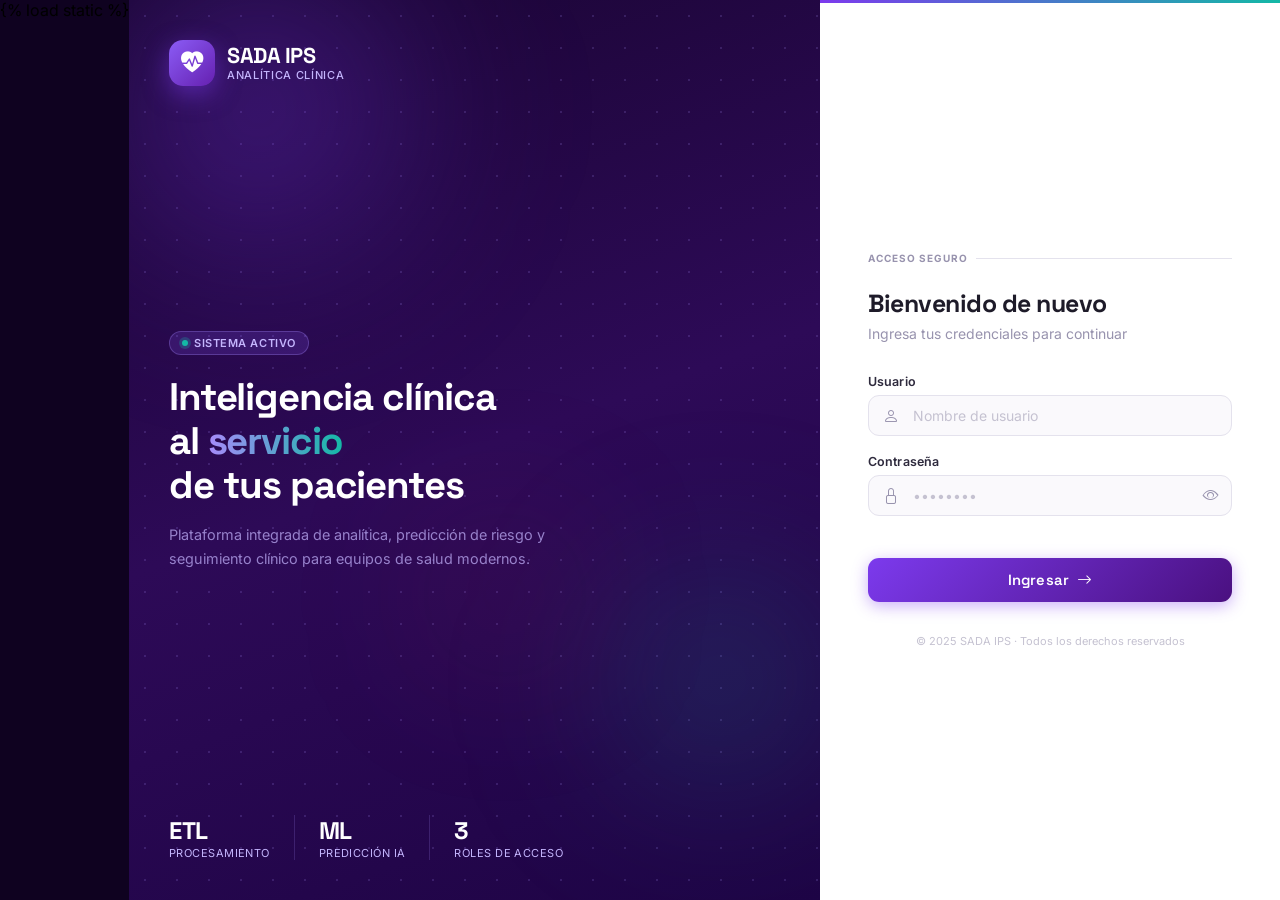
<file: frontend/templates/auth/login.html>
<!DOCTYPE html>
<html lang="es">
<head>
  <meta charset="UTF-8">
  <meta name="viewport" content="width=device-width, initial-scale=1.0">
  <title>Acceso — SADA IPS</title>
  {% load static %}
  <link rel="preconnect" href="https://fonts.googleapis.com">
  <link href="https://fonts.googleapis.com/css2?family=Inter:wght@300;400;500;600;700&family=Space+Grotesk:wght@400;500;600;700&display=swap" rel="stylesheet">
  <link rel="stylesheet" href="https://cdn.jsdelivr.net/npm/bootstrap-icons@1.11.0/font/bootstrap-icons.css">
  <style>
    *, *::before, *::after { box-sizing: border-box; margin: 0; padding: 0; }

    :root {
      --v950: #0f0220; --v900: #1a0533; --v800: #2d0a57; --v700: #4a1080;
      --v600: #6520b0; --v500: #7c3aed; --v400: #8b5cf6; --v300: #a78bfa;
      --v200: #c4b5fd; --v100: #ddd6fe; --v50: #f5f3ff;
      --teal: #14b8a6; --rose: #f43f5e;
    }

    html, body { height: 100%; }

    body {
      font-family: 'Inter', system-ui, sans-serif;
      -webkit-font-smoothing: antialiased;
      background: var(--v950);
      display: flex;
      align-items: stretch;
      min-height: 100vh;
      overflow: hidden;
    }

    /* ── Left panel ── */
    .left-panel {
      flex: 1;
      position: relative;
      display: flex;
      flex-direction: column;
      justify-content: space-between;
      padding: 2.5rem;
      background: linear-gradient(160deg, var(--v900) 0%, var(--v800) 50%, #1e0445 100%);
      overflow: hidden;
    }

    /* Animated orbs */
    .orb {
      position: absolute;
      border-radius: 50%;
      filter: blur(80px);
      pointer-events: none;
      animation: float 8s ease-in-out infinite;
    }
    .orb-1 {
      width: 420px; height: 420px;
      background: radial-gradient(circle, rgba(124,58,237,0.45), transparent 70%);
      top: -100px; left: -80px;
      animation-delay: 0s;
    }
    .orb-2 {
      width: 320px; height: 320px;
      background: radial-gradient(circle, rgba(20,184,166,0.25), transparent 70%);
      bottom: 60px; right: -60px;
      animation-delay: -3s;
    }
    .orb-3 {
      width: 200px; height: 200px;
      background: radial-gradient(circle, rgba(244,63,94,0.18), transparent 70%);
      top: 55%; left: 40%;
      animation-delay: -5s;
    }
    @keyframes float {
      0%, 100% { transform: translateY(0px) scale(1); }
      50%       { transform: translateY(-24px) scale(1.04); }
    }

    /* Grid dots overlay */
    .left-panel::before {
      content: '';
      position: absolute; inset: 0;
      background-image:
        radial-gradient(circle, rgba(167,139,250,0.18) 1px, transparent 1px);
      background-size: 32px 32px;
      pointer-events: none;
    }

    /* Brand mark */
    .brand-mark {
      position: relative; z-index: 1;
      display: flex; align-items: center; gap: 12px;
    }
    .brand-mark .logo-icon {
      width: 46px; height: 46px; border-radius: 14px;
      background: linear-gradient(135deg, var(--v400), var(--v600));
      display: flex; align-items: center; justify-content: center;
      box-shadow: 0 8px 24px rgba(124,58,237,0.5);
    }
    .brand-mark .logo-icon i { font-size: 1.4rem; color: #fff; }
    .brand-mark .name {
      font-family: 'Space Grotesk', sans-serif;
      font-size: 1.35rem; font-weight: 700;
      color: #fff; letter-spacing: -0.02em;
      line-height: 1.1;
    }
    .brand-mark .tagline {
      font-size: 11px; color: var(--v200);
      letter-spacing: 0.06em; text-transform: uppercase; font-weight: 500;
    }

    /* Hero text */
    .hero-block {
      position: relative; z-index: 1;
    }
    .hero-block .eyebrow {
      display: inline-flex; align-items: center; gap: 6px;
      background: rgba(139,92,246,0.18);
      border: 1px solid rgba(167,139,250,0.3);
      border-radius: 999px;
      padding: 4px 12px;
      font-size: 11px; font-weight: 600;
      color: var(--v200); letter-spacing: 0.05em; text-transform: uppercase;
      margin-bottom: 1.25rem;
    }
    .hero-block .eyebrow .pulse {
      width: 6px; height: 6px; border-radius: 50%;
      background: var(--teal);
      box-shadow: 0 0 0 3px rgba(20,184,166,0.25);
      animation: pulse-dot 2s infinite;
    }
    @keyframes pulse-dot {
      0%, 100% { box-shadow: 0 0 0 3px rgba(20,184,166,0.25); }
      50%       { box-shadow: 0 0 0 7px rgba(20,184,166,0.08); }
    }
    .hero-block h1 {
      font-family: 'Space Grotesk', sans-serif;
      font-size: clamp(1.8rem, 3vw, 2.4rem);
      font-weight: 700; color: #fff;
      line-height: 1.15; letter-spacing: -0.03em;
      margin-bottom: 1rem;
    }
    .hero-block h1 .accent {
      background: linear-gradient(90deg, var(--v300), var(--teal));
      -webkit-background-clip: text;
      -webkit-text-fill-color: transparent;
      background-clip: text;
    }
    .hero-block p {
      font-size: 0.9rem; color: rgba(196,181,253,0.7);
      line-height: 1.65; max-width: 380px;
    }

    /* Stats strip */
    .stats-strip {
      position: relative; z-index: 1;
      display: flex; gap: 1.5rem;
    }
    .stat-item .num {
      font-family: 'Space Grotesk', sans-serif;
      font-size: 1.5rem; font-weight: 700;
      color: #fff; letter-spacing: -0.02em;
    }
    .stat-item .lbl {
      font-size: 11px; color: var(--v200);
      letter-spacing: 0.04em; text-transform: uppercase;
    }
    .stat-divider {
      width: 1px; background: rgba(167,139,250,0.2); align-self: stretch;
    }

    /* ── Right panel ── */
    .right-panel {
      width: 460px;
      flex-shrink: 0;
      background: #fff;
      display: flex;
      flex-direction: column;
      justify-content: center;
      padding: 3rem 3rem;
      position: relative;
      overflow-y: auto;
    }

    /* Subtle top accent line */
    .right-panel::before {
      content: '';
      position: absolute; top: 0; left: 0; right: 0;
      height: 3px;
      background: linear-gradient(90deg, var(--v500), var(--teal));
    }

    .form-section-label {
      font-size: 10px; font-weight: 700;
      letter-spacing: 0.1em; text-transform: uppercase;
      color: #9893ae; margin-bottom: 1.5rem;
      display: flex; align-items: center; gap: 8px;
    }
    .form-section-label::after {
      content: ''; flex: 1; height: 1px; background: #e4e2ed;
    }

    .form-title {
      font-family: 'Space Grotesk', sans-serif;
      font-size: 1.55rem; font-weight: 700;
      color: #1e1b29; letter-spacing: -0.02em;
      margin-bottom: 0.35rem;
    }
    .form-subtitle {
      font-size: 0.875rem; color: #9893ae;
      margin-bottom: 2rem;
    }

    /* Inputs */
    .field-wrap { margin-bottom: 1.1rem; }
    .field-label {
      display: block;
      font-size: 0.78rem; font-weight: 600;
      color: #2e2a3d; margin-bottom: 6px;
      letter-spacing: 0.01em;
    }
    .input-shell {
      display: flex; align-items: center;
      border: 1.5px solid #e4e2ed;
      border-radius: 11px;
      background: #faf9fc;
      transition: border-color 0.15s, box-shadow 0.15s, background 0.15s;
      overflow: hidden;
    }
    .input-shell:focus-within {
      border-color: var(--v400);
      box-shadow: 0 0 0 3.5px rgba(139,92,246,0.14);
      background: #fff;
    }
    .input-shell .icon {
      width: 44px; display: flex; align-items: center; justify-content: center;
      color: #9893ae; font-size: 1rem; flex-shrink: 0;
      transition: color 0.15s;
    }
    .input-shell:focus-within .icon { color: var(--v500); }
    .input-shell input {
      flex: 1; border: none; outline: none; background: transparent;
      font-size: 0.875rem; color: #1e1b29;
      padding: 0.7rem 0; font-family: 'Inter', sans-serif;
    }
    .input-shell input::placeholder { color: #c5c2d1; }
    .input-shell .toggle-btn {
      border: none; background: transparent;
      padding: 0 12px; color: #9893ae;
      cursor: pointer; font-size: 1rem;
      transition: color 0.15s;
    }
    .input-shell .toggle-btn:hover { color: var(--v500); }

    /* Error */
    .error-box {
      display: none;
      background: #fff5f7;
      border: 1px solid rgba(244,63,94,0.25);
      border-radius: 9px;
      padding: 0.65rem 0.9rem;
      font-size: 0.82rem; color: #9f1239;
      margin-bottom: 1rem;
      display: flex; align-items: center; gap: 7px;
    }
    .error-box.hidden { display: none; }

    /* Submit button */
    .btn-login {
      width: 100%; padding: 0.78rem;
      background: linear-gradient(135deg, var(--v500), var(--v700));
      border: none; border-radius: 11px;
      color: #fff;
      font-family: 'Space Grotesk', sans-serif;
      font-size: 0.925rem; font-weight: 600;
      letter-spacing: 0.01em;
      cursor: pointer;
      box-shadow: 0 4px 16px rgba(124,58,237,0.4);
      transition: all 0.2s;
      display: flex; align-items: center; justify-content: center; gap: 8px;
      margin-top: 1.5rem;
    }
    .btn-login:hover:not(:disabled) {
      background: linear-gradient(135deg, var(--v400), var(--v600));
      box-shadow: 0 6px 22px rgba(124,58,237,0.5);
      transform: translateY(-1px);
    }
    .btn-login:active { transform: none; }
    .btn-login:disabled { opacity: 0.7; cursor: not-allowed; transform: none; }

    .spinner {
      width: 16px; height: 16px;
      border: 2px solid rgba(255,255,255,0.35);
      border-top-color: #fff;
      border-radius: 50%;
      animation: spin 0.7s linear infinite;
      display: none;
    }
    .btn-login.loading .spinner { display: block; }
    .btn-login.loading .btn-text { opacity: 0.85; }
    @keyframes spin { to { transform: rotate(360deg); } }

    .footer-copy {
      margin-top: 2rem;
      font-size: 11px; color: #c5c2d1;
      text-align: center;
    }

    /* Responsive */
    @media (max-width: 768px) {
      .left-panel { display: none; }
      .right-panel { width: 100%; padding: 2.5rem 1.75rem; }
    }
  </style>
</head>
<body>

  <!-- ── Left decorative panel ── -->
  <div class="left-panel">
    <div class="orb orb-1"></div>
    <div class="orb orb-2"></div>
    <div class="orb orb-3"></div>

    <!-- Brand -->
    <div class="brand-mark">
      <div class="logo-icon"><i class="bi bi-heart-pulse-fill"></i></div>
      <div>
        <div class="name">SADA IPS</div>
        <div class="tagline">Analítica Clínica</div>
      </div>
    </div>

    <!-- Hero -->
    <div class="hero-block">
      <div class="eyebrow">
        <span class="pulse"></span>
        Sistema activo
      </div>
      <h1>Inteligencia clínica<br>al <span class="accent">servicio</span><br>de tus pacientes</h1>
      <p>Plataforma integrada de analítica, predicción de riesgo y seguimiento clínico para equipos de salud modernos.</p>
    </div>

    <!-- Stats -->
    <div class="stats-strip">
      <div class="stat-item">
        <div class="num">ETL</div>
        <div class="lbl">Procesamiento</div>
      </div>
      <div class="stat-divider"></div>
      <div class="stat-item">
        <div class="num">ML</div>
        <div class="lbl">Predicción IA</div>
      </div>
      <div class="stat-divider"></div>
      <div class="stat-item">
        <div class="num">3</div>
        <div class="lbl">Roles de acceso</div>
      </div>
    </div>
  </div>

  <!-- ── Right form panel ── -->
  <div class="right-panel">

    <div class="form-section-label">Acceso seguro</div>

    <div class="form-title">Bienvenido de nuevo</div>
    <div class="form-subtitle">Ingresa tus credenciales para continuar</div>

    <div id="error-box" class="error-box hidden">
      <i class="bi bi-exclamation-circle-fill"></i>
      <span id="error-text"></span>
    </div>

    <div class="field-wrap">
      <label class="field-label" for="username">Usuario</label>
      <div class="input-shell">
        <span class="icon"><i class="bi bi-person"></i></span>
        <input type="text" id="username" placeholder="Nombre de usuario"
               autocomplete="username" onkeydown="if(event.key==='Enter') login()">
      </div>
    </div>

    <div class="field-wrap">
      <label class="field-label" for="password">Contraseña</label>
      <div class="input-shell">
        <span class="icon"><i class="bi bi-lock"></i></span>
        <input type="password" id="password" placeholder="••••••••"
               autocomplete="current-password" onkeydown="if(event.key==='Enter') login()">
        <button class="toggle-btn" type="button" onclick="togglePass()" tabindex="-1">
          <i class="bi bi-eye" id="eye-icon"></i>
        </button>
      </div>
    </div>

    <button class="btn-login" id="btn-login" onclick="login()">
      <div class="spinner" id="spinner"></div>
      <span class="btn-text">Ingresar</span>
      <i class="bi bi-arrow-right" id="arrow-icon"></i>
    </button>

    <p class="footer-copy">© 2025 SADA IPS · Todos los derechos reservados</p>
  </div>

<script>
async function login() {
  const username = document.getElementById('username').value.trim();
  const password = document.getElementById('password').value;
  const btn      = document.getElementById('btn-login');
  const errBox   = document.getElementById('error-box');
  const errText  = document.getElementById('error-text');

  errBox.classList.add('hidden');

  if (!username || !password) {
    errText.textContent = 'Ingresa tu usuario y contraseña.';
    errBox.classList.remove('hidden'); return;
  }

  btn.disabled = true;
  btn.classList.add('loading');
  document.getElementById('arrow-icon').style.display = 'none';

  try {
    const res  = await fetch('/api/auth/login/', {
      method: 'POST', headers: { 'Content-Type': 'application/json' },
      body: JSON.stringify({ username, password })
    });
    const data = await res.json();
    if (res.ok) {
      localStorage.setItem('access',   data.access);
      localStorage.setItem('refresh',  data.refresh);
      localStorage.setItem('username', data.username || username);
      localStorage.setItem('rol', (data.rol || 'doctor').toLowerCase());
      window.location.href = '/';
    } else {
      errText.textContent = data.detail || 'Credenciales inválidas.';
      errBox.classList.remove('hidden');
      btn.disabled = false;
      btn.classList.remove('loading');
      document.getElementById('arrow-icon').style.display = '';
    }
  } catch(e) {
    errText.textContent = 'Error de conexión con el servidor.';
    errBox.classList.remove('hidden');
    btn.disabled = false;
    btn.classList.remove('loading');
    document.getElementById('arrow-icon').style.display = '';
  }
}

function togglePass() {
  const inp  = document.getElementById('password');
  const icon = document.getElementById('eye-icon');
  inp.type   = inp.type === 'password' ? 'text' : 'password';
  icon.className = inp.type === 'password' ? 'bi bi-eye' : 'bi bi-eye-slash';
}
</script>
</body>
</html>
</file>
